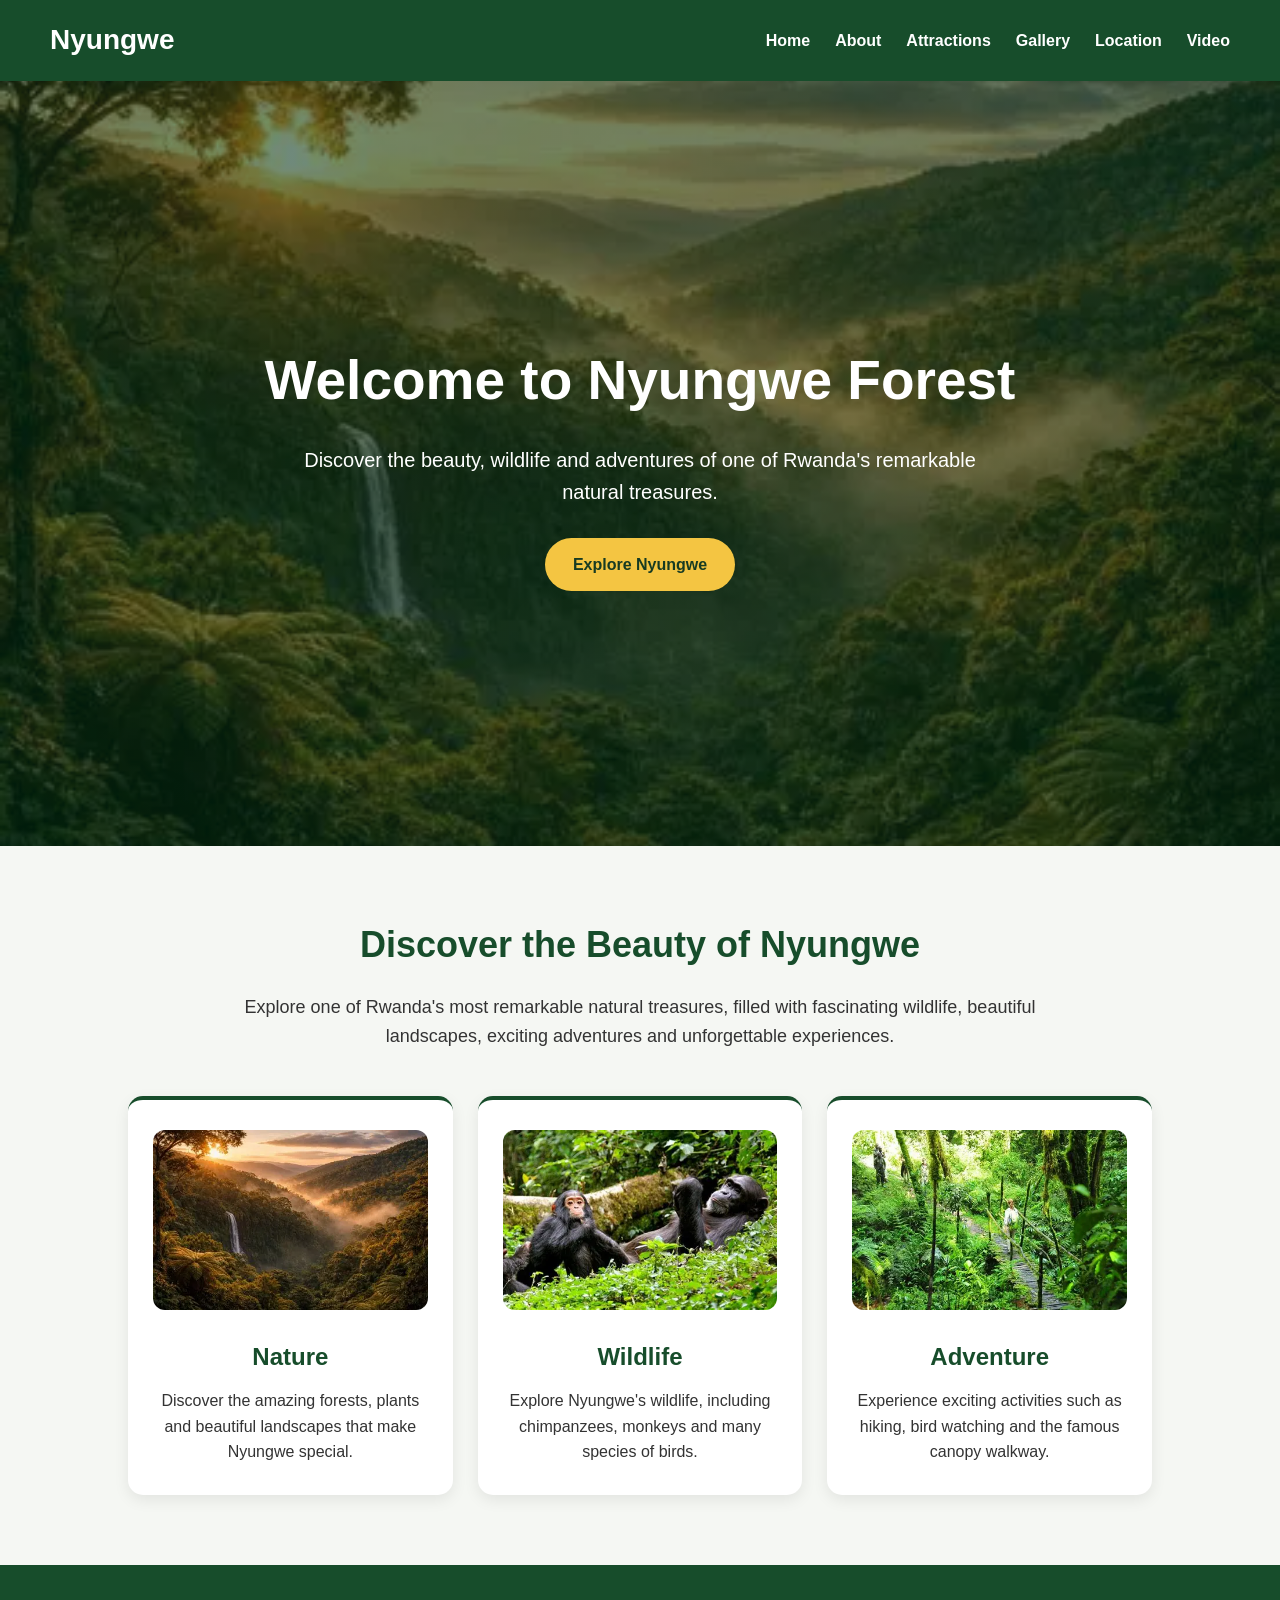
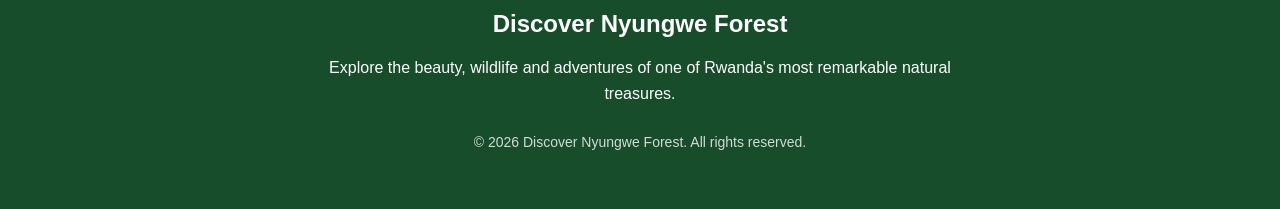
<file: index.html>
<!DOCTYPE html>
<html lang="en">

<head>
    <meta charset="UTF-8">
    <meta name="viewport" content="width=device-width, initial-scale=1.0">

    <title>Discover Nyungwe Forest</title>

    <link rel="stylesheet" href="style.css">
</head>

<body>

    <!-- NAVIGATION BAR -->
    <nav class="navbar">

        <div class="logo">Nyungwe</div>

        <ul class="nav-links">
            <li><a href="index.html">Home</a></li>
            <li><a href="about.html">About</a></li>
            <li><a href="attractions.html">Attractions</a></li>
            <li><a href="gallery.html">Gallery</a></li>
            <li><a href="location.html">Location</a></li>
            <li><a href="video.html">Video</a></li>
        </ul>

    </nav>


    <!-- HERO SECTION -->
    <section class="hero">

        <h1>Welcome to Nyungwe Forest</h1>

        <p>
            Discover the beauty, wildlife and adventures
            of one of Rwanda's remarkable natural treasures.
        </p>

        <a href="about.html" class="button">
            Explore Nyungwe
        </a>

    </section>


    <!-- INTRODUCTION -->
    
<section class="section">
    <h2>Discover the Beauty of Nyungwe</h2>

    <p>
        Explore one of Rwanda's most remarkable natural treasures,
        filled with fascinating wildlife, beautiful landscapes,
        exciting adventures and unforgettable experiences.
    </p>

    <div class="feature-container">

        <div class="feature-card">
            
           <img src="images/forest.jpg" alt="Nyungwe Forest">

            <h3>Nature</h3>
            <p>
                Discover the amazing forests, plants and beautiful
                landscapes that make Nyungwe special.
            </p>
        </div>

        <div class="feature-card">
         
            <img src="images/chimpanzee.jpg" alt="Chimpanzee in Nyungwe">

            <h3>Wildlife</h3>
            <p>
                Explore Nyungwe's wildlife, including chimpanzees,
                monkeys and many species of birds.
            </p>
        </div>

        <div class="feature-card">
            
             <img src="images/hiking.jpg" alt="Hiking in Nyungwe">
             
            <h3>Adventure</h3>
            <p>
                Experience exciting activities such as hiking,
                bird watching and the famous canopy walkway.
            </p>
        </div>

    </div>
</section>


    <!-- FOOTER -->

  <footer>
    <h3>Discover Nyungwe Forest</h3>

    <p>
        Explore the beauty, wildlife and adventures of one of Rwanda's
        most remarkable natural treasures.
    </p>

    <p class="copyright">
        © 2026 Discover Nyungwe Forest. All rights reserved.
    </p>
</footer>  

</body>

</html>
</file>
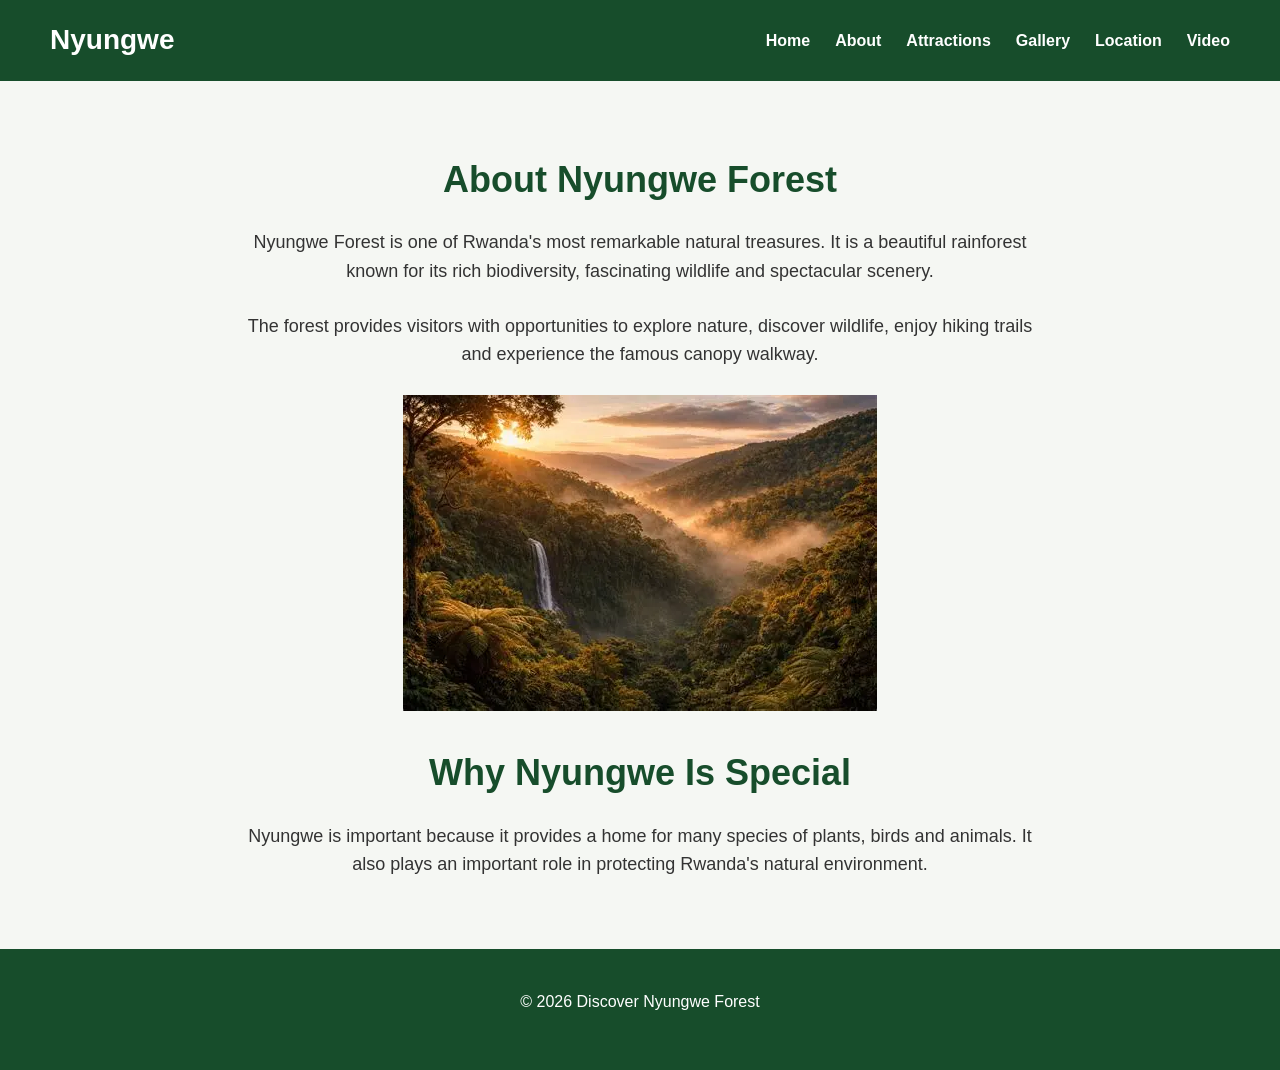
<file: about.html>
<!DOCTYPE html>
<html lang="en">

<head>
    <meta charset="UTF-8">
    <meta name="viewport" content="width=device-width, initial-scale=1.0">

    <title>About Nyungwe Forest</title>

    <link rel="stylesheet" href="style.css">
</head>

<body>

    <!-- NAVIGATION BAR -->
    <nav class="navbar">

        <div class="logo">Nyungwe</div>

        <ul class="nav-links">
            <li><a href="index.html">Home</a></li>
            <li><a href="about.html">About</a></li>
            <li><a href="attractions.html">Attractions</a></li>
            <li><a href="gallery.html">Gallery</a></li>
            <li><a href="location.html">Location</a></li>
            <li><a href="video.html">Video</a></li>
        </ul>

    </nav>


    <!-- ABOUT SECTION -->
    <section class="section">

        <h1>About Nyungwe Forest</h1>

        <p>
            Nyungwe Forest is one of Rwanda's most remarkable natural
            treasures. It is a beautiful rainforest known for its rich
            biodiversity, fascinating wildlife and spectacular scenery.
        </p>

        <br>

        <p>
            The forest provides visitors with opportunities to explore
            nature, discover wildlife, enjoy hiking trails and experience
            the famous canopy walkway.
        </p>

        <br>

        <img src="images/forest.jpg"
             alt="Beautiful Nyungwe Forest"
             class="about-image">

        <br><br>

        <h2>Why Nyungwe Is Special</h2>

        <p>
            Nyungwe is important because it provides a home for many
            species of plants, birds and animals. It also plays an
            important role in protecting Rwanda's natural environment.
        </p>

    </section>


    <!-- FOOTER -->
    <footer>

        <p>© 2026 Discover Nyungwe Forest</p>

    </footer>

</body>

</html>
</file>
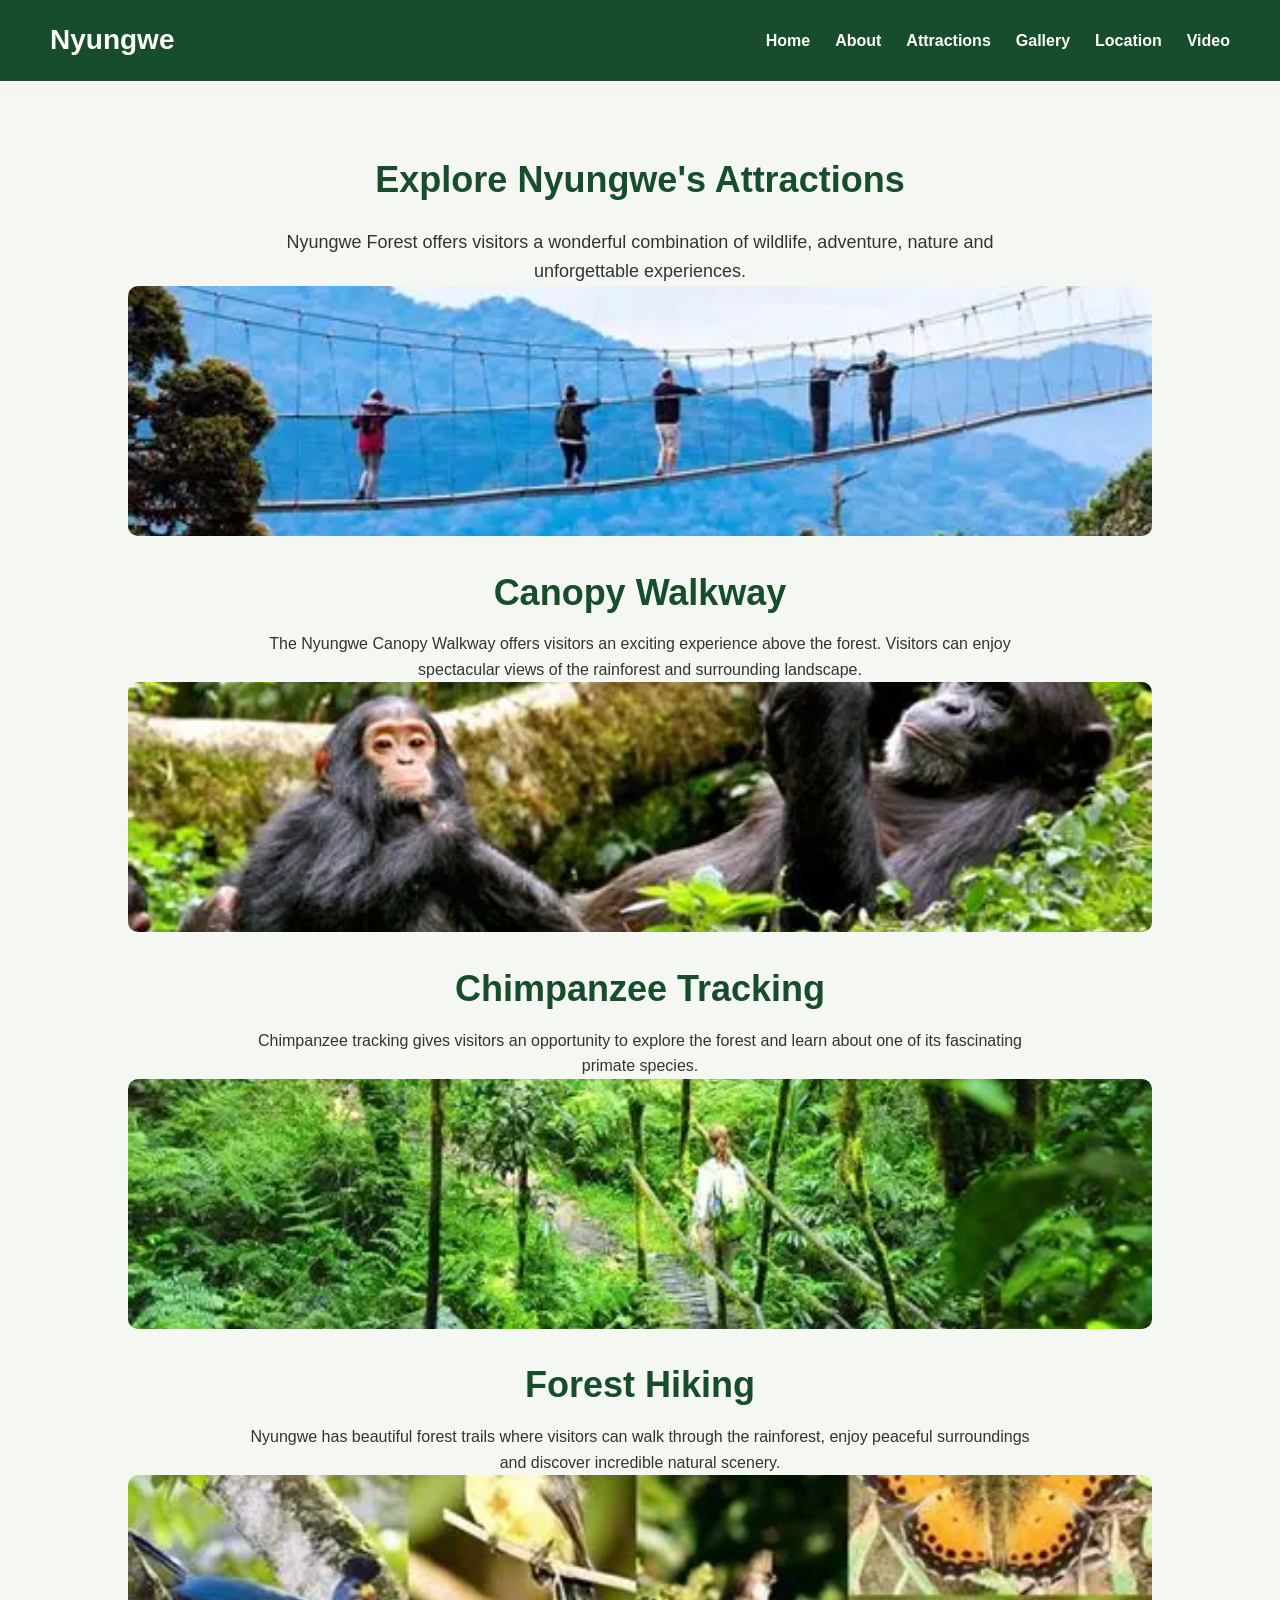
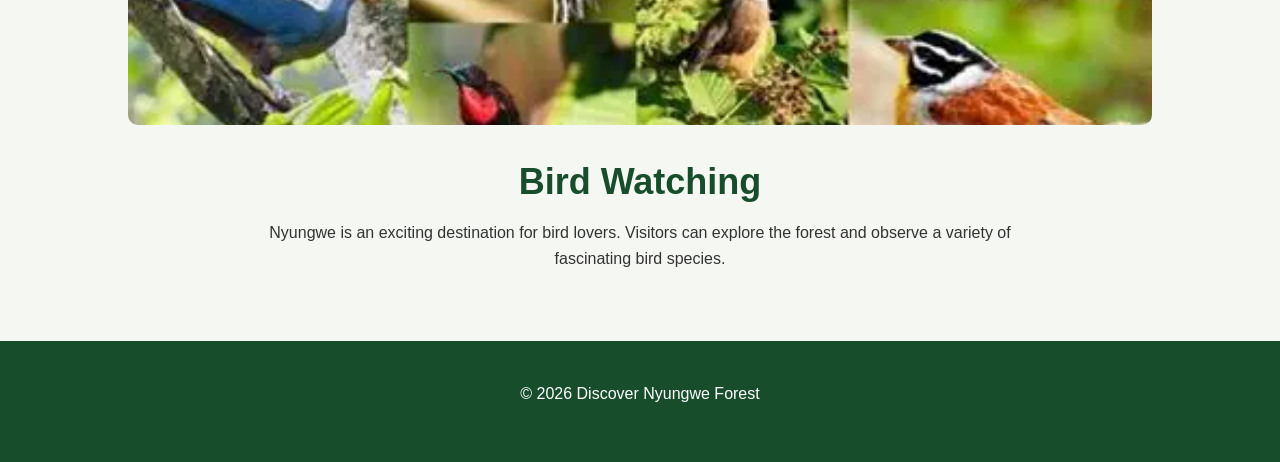
<file: attractions.html>
<!DOCTYPE html>
<html lang="en">

<head>
    <meta charset="UTF-8">
    <meta name="viewport" content="width=device-width, initial-scale=1.0">

    <title>Nyungwe Attractions</title>

    <link rel="stylesheet" href="style.css">
</head>

<body>

    <!-- NAVIGATION BAR -->
    <nav class="navbar">

        <div class="logo">Nyungwe</div>

        <ul class="nav-links">
            <li><a href="index.html">Home</a></li>
            <li><a href="about.html">About</a></li>
            <li><a href="attractions.html">Attractions</a></li>
            <li><a href="gallery.html">Gallery</a></li>
            <li><a href="location.html">Location</a></li>
            <li><a href="video.html">Video</a></li>
        </ul>

    </nav>


    <!-- ATTRACTIONS -->
    <section class="section">

        <h1>Explore Nyungwe's Attractions</h1>

        <p>
            Nyungwe Forest offers visitors a wonderful combination
            of wildlife, adventure, nature and unforgettable experiences.
        </p>


        <!-- CANOPY WALKWAY -->
        <div class="attraction-card">

            <img src="images/canopy.jpg"
                 alt="Nyungwe Canopy Walkway">

            <h2>Canopy Walkway</h2>

            <p>
                The Nyungwe Canopy Walkway offers visitors an exciting
                experience above the forest. Visitors can enjoy
                spectacular views of the rainforest and surrounding
                landscape.
            </p>

        </div>


        <!-- CHIMPANZEE TRACKING -->
        <div class="attraction-card">

            <img src="images/chimpanzee.jpg"
                 alt="Chimpanzee in Nyungwe Forest">

            <h2>Chimpanzee Tracking</h2>

            <p>
                Chimpanzee tracking gives visitors an opportunity to
                explore the forest and learn about one of its fascinating
                primate species.
            </p>

        </div>


        <!-- HIKING -->
        <div class="attraction-card">

            <img src="images/hiking.jpg"
                 alt="Hiking in Nyungwe Forest">

            <h2>Forest Hiking</h2>

            <p>
                Nyungwe has beautiful forest trails where visitors can
                walk through the rainforest, enjoy peaceful surroundings
                and discover incredible natural scenery.
            </p>

        </div>


        <!-- BIRD WATCHING -->
        <div class="attraction-card">

            <img src="images/birds.jpg"
                 alt="Bird watching in Nyungwe Forest">

            <h2>Bird Watching</h2>

            <p>
                Nyungwe is an exciting destination for bird lovers.
                Visitors can explore the forest and observe a variety
                of fascinating bird species.
            </p>

        </div>

    </section>


    <!-- FOOTER -->
    <footer>

        <p>© 2026 Discover Nyungwe Forest</p>

    </footer>

</body>

</html>
</file>
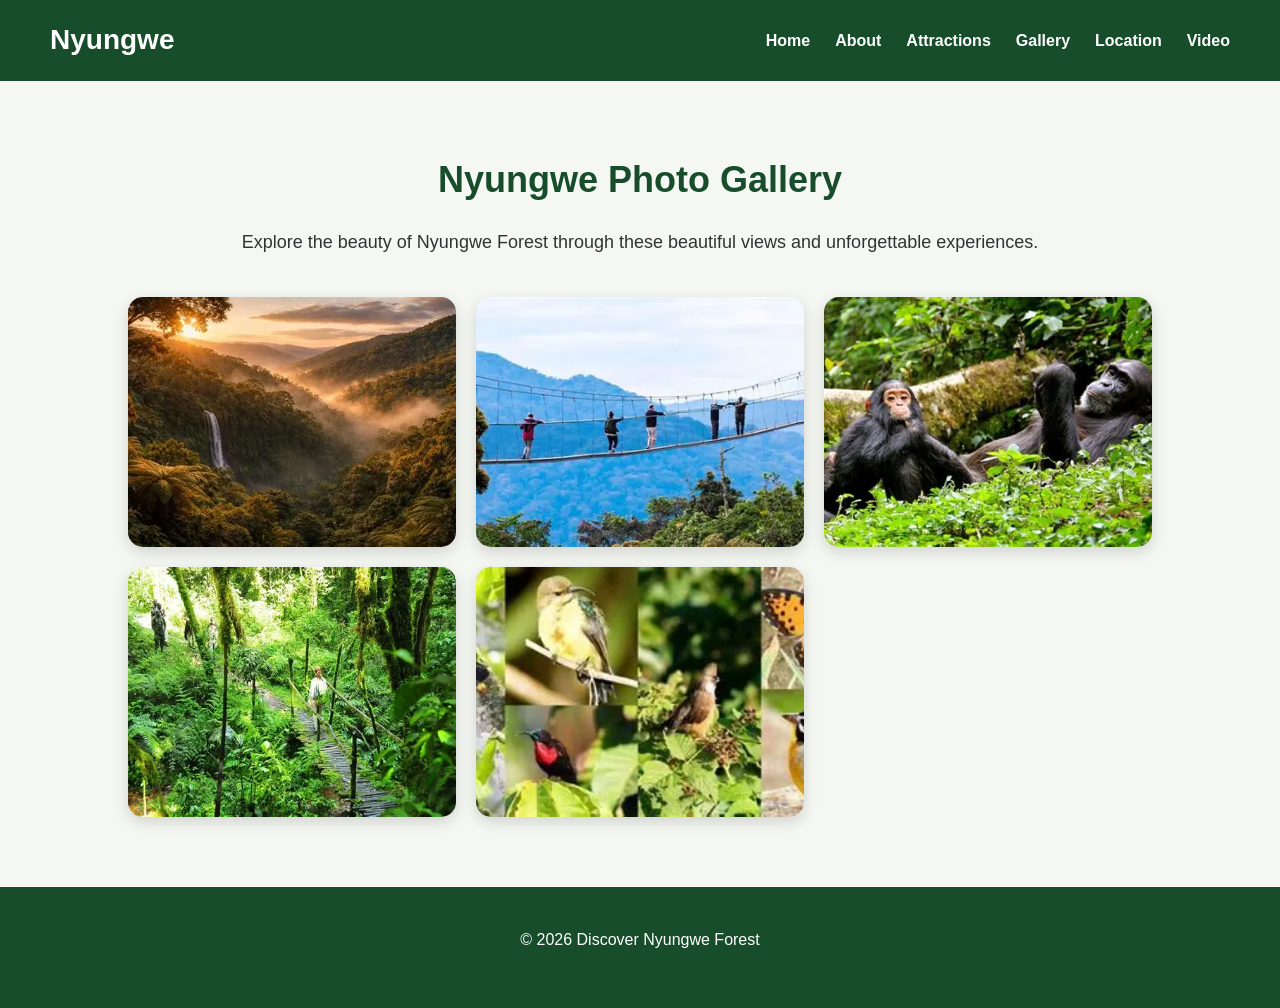
<file: gallery.html>
<!DOCTYPE html>
<html lang="en">

<head>
    <meta charset="UTF-8">
    <meta name="viewport" content="width=device-width, initial-scale=1.0">

    <title>Nyungwe Gallery</title>

    <link rel="stylesheet" href="style.css">
</head>

<body>

    <!-- NAVIGATION BAR -->
    <nav class="navbar">

        <div class="logo">Nyungwe</div>

        <ul class="nav-links">
            <li><a href="index.html">Home</a></li>
            <li><a href="about.html">About</a></li>
            <li><a href="attractions.html">Attractions</a></li>
            <li><a href="gallery.html">Gallery</a></li>
            <li><a href="location.html">Location</a></li>
            <li><a href="video.html">Video</a></li>
        </ul>

    </nav>


    <!-- GALLERY -->
    <section class="section gallery-section">

        <h1>Nyungwe Photo Gallery</h1>

        <p class="section-intro">
            Explore the beauty of Nyungwe Forest through these
            beautiful views and unforgettable experiences.
        </p>

        <div class="gallery-container">

            <img src="images/forest.jpg"
                 alt="Nyungwe Forest">

            <img src="images/canopy.jpg"
                 alt="Nyungwe Canopy Walkway">

            <img src="images/chimpanzee.jpg"
                 alt="Chimpanzee in Nyungwe Forest">

            <img src="images/hiking.jpg"
                 alt="Hiking in Nyungwe Forest">

            <img src="images/birds.jpg"
                 alt="Bird watching in Nyungwe Forest">

        </div>

    </section>


    <!-- FOOTER -->
    <footer>

        <p>© 2026 Discover Nyungwe Forest</p>

    </footer>

<script src="script.js"></script>

</body>

</html>
</file>
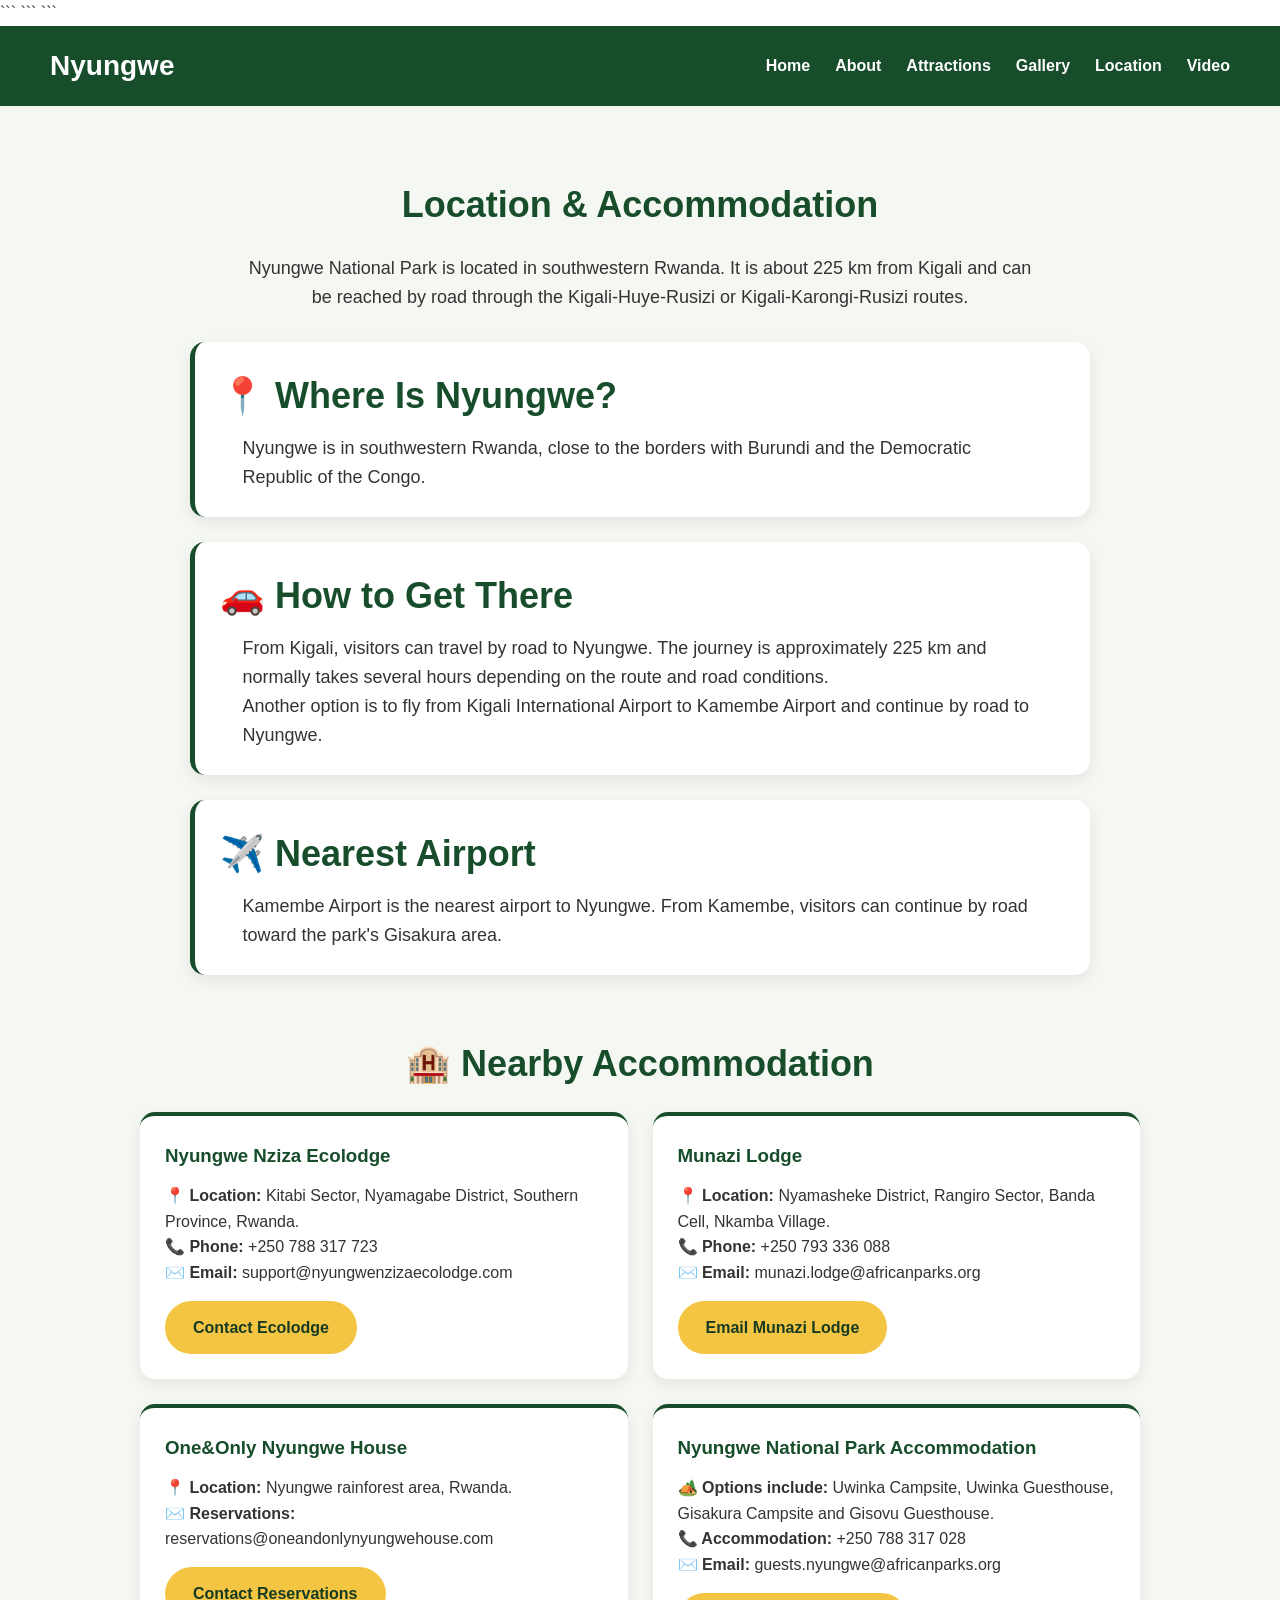
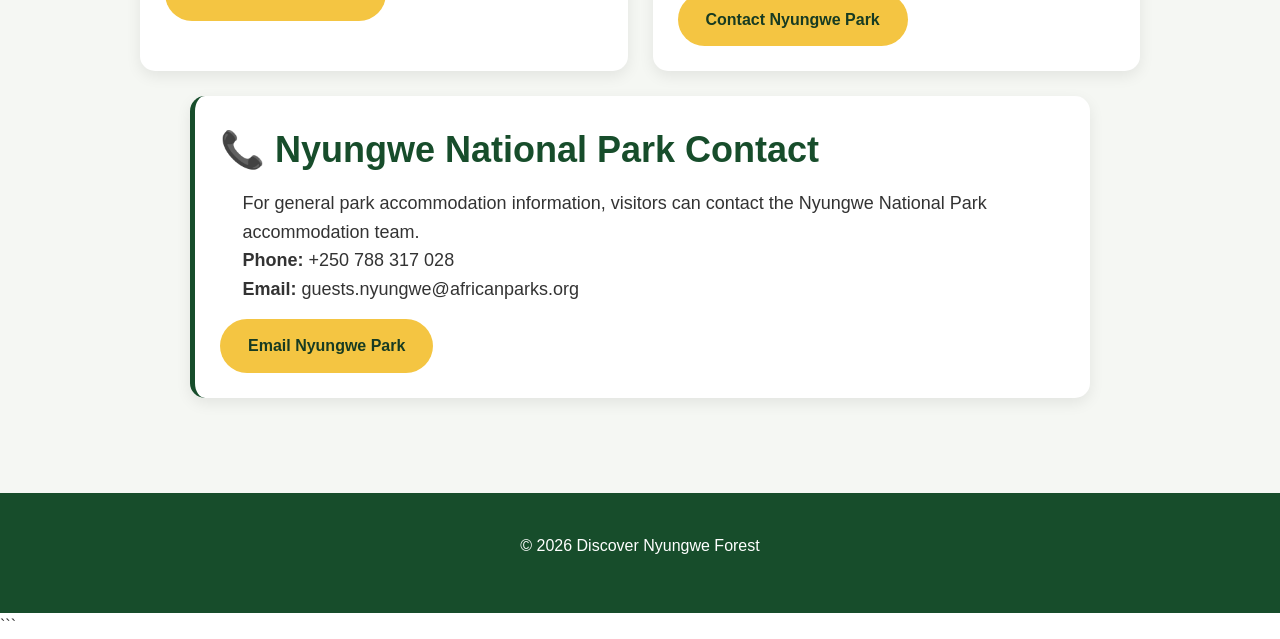
<file: location.html>
<!DOCTYPE html>

<html lang="en">

<head>
    <meta charset="UTF-8">
    <meta name="viewport" content="width=device-width, initial-scale=1.0">

```
<title>Nyungwe Location</title>

<link rel="stylesheet" href="style.css">
```

</head>

<body>

```
<!-- NAVIGATION BAR -->
<nav class="navbar">

    <div class="logo">Nyungwe</div>

    <ul class="nav-links">
        <li><a href="index.html">Home</a></li>
        <li><a href="about.html">About</a></li>
        <li><a href="attractions.html">Attractions</a></li>
        <li><a href="gallery.html">Gallery</a></li>
        <li><a href="location.html">Location</a></li>
        <li><a href="video.html">Video</a></li>
    </ul>

</nav>


<!-- LOCATION -->
<section class="section location-section">

    <h1>Location & Accommodation</h1>

    <p>
        Nyungwe National Park is located in southwestern Rwanda.
        It is about 225 km from Kigali and can be reached by road
        through the Kigali-Huye-Rusizi or Kigali-Karongi-Rusizi routes.
    </p>

    <div class="location-card">

        <h2>📍 Where Is Nyungwe?</h2>

        <p>
            Nyungwe is in southwestern Rwanda, close to the borders
            with Burundi and the Democratic Republic of the Congo.
        </p>

    </div>


    <div class="location-card">

        <h2>🚗 How to Get There</h2>

        <p>
            From Kigali, visitors can travel by road to Nyungwe.
            The journey is approximately 225 km and normally takes
            several hours depending on the route and road conditions.
        </p>

        <p>
            Another option is to fly from Kigali International Airport
            to Kamembe Airport and continue by road to Nyungwe.
        </p>

    </div>


    <div class="location-card">

        <h2>✈️ Nearest Airport</h2>

        <p>
            Kamembe Airport is the nearest airport to Nyungwe.
            From Kamembe, visitors can continue by road toward the
            park's Gisakura area.
        </p>

    </div>


    <!-- ACCOMMODATION -->
    <h2 class="accommodation-title">
        🏨 Nearby Accommodation
    </h2>


    <div class="hotel-container">


        <!-- NYUNGWE NZIZA ECOLODGE -->
        <div class="hotel-card">

            <h3>Nyungwe Nziza Ecolodge</h3>

            <p>
                <strong>📍 Location:</strong>
                Kitabi Sector, Nyamagabe District,
                Southern Province, Rwanda.
            </p>

            <p>
                <strong>📞 Phone:</strong>
                +250 788 317 723
            </p>

            <p>
                <strong>✉️ Email:</strong>
                support@nyungwenzizaecolodge.com
            </p>

            <a href="mailto:support@nyungwenzizaecolodge.com"
               class="button">
                Contact Ecolodge
            </a>

        </div>


        <!-- MUNAZI LODGE -->
        <div class="hotel-card">

            <h3>Munazi Lodge</h3>

            <p>
                <strong>📍 Location:</strong>
                Nyamasheke District, Rangiro Sector,
                Banda Cell, Nkamba Village.
            </p>

            <p>
                <strong>📞 Phone:</strong>
                +250 793 336 088
            </p>

            <p>
                <strong>✉️ Email:</strong>
                munazi.lodge@africanparks.org
            </p>

            <a href="mailto:munazi.lodge@africanparks.org"
               class="button">
                Email Munazi Lodge
            </a>

        </div>


        <!-- ONE&ONLY NYUNGWE HOUSE -->
        <div class="hotel-card">

            <h3>One&Only Nyungwe House</h3>

            <p>
                <strong>📍 Location:</strong>
                Nyungwe rainforest area, Rwanda.
            </p>

            <p>
                <strong>✉️ Reservations:</strong>
                reservations@oneandonlynyungwehouse.com
            </p>

            <a href="mailto:reservations@oneandonlynyungwehouse.com"
               class="button">
                Contact Reservations
            </a>

        </div>


        <!-- NYUNGWE NATIONAL PARK ACCOMMODATION -->
        <div class="hotel-card">

            <h3>Nyungwe National Park Accommodation</h3>

            <p>
                <strong>🏕️ Options include:</strong>
                Uwinka Campsite, Uwinka Guesthouse,
                Gisakura Campsite and Gisovu Guesthouse.
            </p>

            <p>
                <strong>📞 Accommodation:</strong>
                +250 788 317 028
            </p>

            <p>
                <strong>✉️ Email:</strong>
                guests.nyungwe@africanparks.org
            </p>

            <a href="mailto:guests.nyungwe@africanparks.org"
               class="button">
                Contact Nyungwe Park
            </a>

        </div>

    </div>


    <!-- GENERAL PARK CONTACT -->
    <div class="location-card">

        <h2>📞 Nyungwe National Park Contact</h2>

        <p>
            For general park accommodation information, visitors
            can contact the Nyungwe National Park accommodation team.
        </p>

        <p>
            <strong>Phone:</strong>
            +250 788 317 028
        </p>

        <p>
            <strong>Email:</strong>
            guests.nyungwe@africanparks.org
        </p>

        <a href="mailto:guests.nyungwe@africanparks.org"
           class="button">
            Email Nyungwe Park
        </a>

    </div>

</section>


<!-- FOOTER -->
<footer>

    <p>© 2026 Discover Nyungwe Forest</p>

</footer>
```

</body>

</html>
</file>
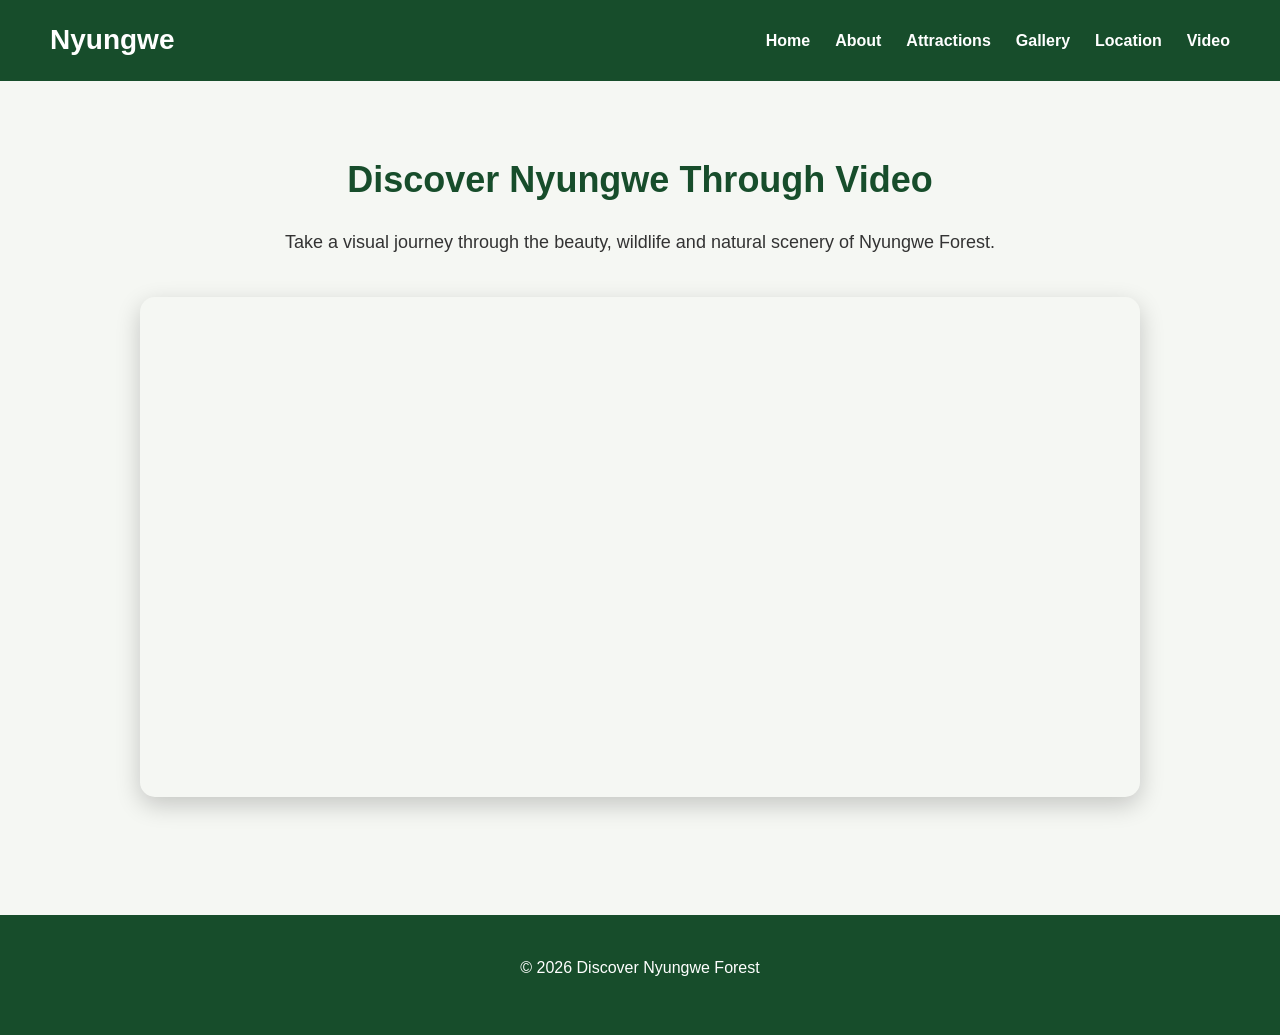
<file: video.html>
<!DOCTYPE html>
<html lang="en">

<head>
    <meta charset="UTF-8">
    <meta name="viewport" content="width=device-width, initial-scale=1.0">

    <title>Nyungwe Video</title>

    <link rel="stylesheet" href="style.css">
</head>

<body>

    <!-- NAVIGATION BAR -->
    <nav class="navbar">

        <div class="logo">Nyungwe</div>

        <ul class="nav-links">
            <li><a href="index.html">Home</a></li>
            <li><a href="about.html">About</a></li>
            <li><a href="attractions.html">Attractions</a></li>
            <li><a href="gallery.html">Gallery</a></li>
            <li><a href="location.html">Location</a></li>
            <li><a href="video.html">Video</a></li>
        </ul>

    </nav>


    <!-- VIDEO SECTION -->
    <section class="section video-section">

        <h1>Discover Nyungwe Through Video</h1>

        <p class="section-intro">
            Take a visual journey through the beauty, wildlife
            and natural scenery of Nyungwe Forest.
        </p>

        <div class="video-container">

              <iframe

    width="100%"
        height="500"
        src="https://www.youtube.com/embed/_WqB-eYfuC0"
        title="The Beauty of Nyungwe National Park"
        frameborder="0"
        allow="accelerometer; autoplay; clipboard-write; encrypted-media; gyroscope; picture-in-picture"
        allowfullscreen>
    </iframe>

        </div>

    </section>


    <!-- FOOTER -->
    <footer>

        <p>© 2026 Discover Nyungwe Forest</p>

    </footer>

</body>

</html>
</file>
<file: style.css>
* {
    margin: 0;
    padding: 0;
    box-sizing: border-box;
}

html {
    scroll-behavior: smooth;
}

body {
    font-family: Arial, sans-serif;
    line-height: 1.6;
    color: #333;
}

/* NAVIGATION BAR */

.navbar {
    background-color: #174d2b;
    color: white;
    display: flex;
    justify-content: space-between;
    align-items: center;
    padding: 18px 50px;
    position: sticky;
    top: 0;
    z-index: 1000;
}

.logo {
    font-size: 28px;
    font-weight: bold;
}

.nav-links {
    list-style: none;
    display: flex;
    gap: 25px;
}

.nav-links a {
    color: white;
    text-decoration: none;
    font-size: 16px;
    font-weight: bold;
}

.nav-links a:hover {
    color: #f4c542;
}

/* HERO */

.hero {
    min-height: 85vh;
    display: flex;
    flex-direction: column;
    justify-content: center;
    align-items: center;
    text-align: center;
    padding: 40px 20px;

    background:
        linear-gradient(
            rgba(0, 50, 20, 0.55),
            rgba(0, 50, 20, 0.55)
        ),
        url("images/forest.jpg");

    background-size: cover;
    background-position: center;

    color: white;
}

.hero h1 {
    font-size: 55px;
    margin-bottom: 20px;
}

.hero p {
    font-size: 20px;
    max-width: 700px;
    margin-bottom: 30px;
}

/* BUTTON */

.button {
    display: inline-block;
    background-color: #f4c542;
    color: #173b22;
    padding: 14px 28px;
    text-decoration: none;
    border-radius: 30px;
    font-weight: bold;
}

.button:hover {
    background-color: white;
}

/* SECTIONS */

.section {
    padding: 70px 10%;
    text-align: center;
    background-color: #f5f7f3;
}

.section h1,
.section h2 {
    color: #174d2b;
    font-size: 36px;
    margin-bottom: 20px;
}

.section p {
    max-width: 800px;
    margin: auto;
    font-size: 18px;
}

/* FOOTER */

/* FOOTER */

footer {
    background-color: #174d2b;
    color: white;
    text-align: center;
    padding: 40px 20px;
}

footer h3 {
    font-size: 24px;
    margin-bottom: 12px;
}

footer p {
    max-width: 650px;
    margin: 0 auto 15px;
    font-size: 16px;
    line-height: 1.6;
}

footer .copyright {
    font-size: 14px;
    margin-top: 25px;
    opacity: 0.8;
}
}/* ATTRACTIONS */

.attraction-card {
    max-width: 900px;
    margin: 40px auto;
    padding: 25px;
    background-color: white;
    border-radius: 15px;
    text-align: left;
    border-left: 5px solid #174d2b;
    box-shadow: 0 5px 15px rgba(0, 0, 0, 0.1);
}

.attraction-card img {
    width: 100%;
    height: 250px;
    object-fit: cover;
    border-radius: 10px;
    margin-bottom: 20px;
}

.attraction-card h2 {
    color: #174d2b;
    margin-bottom: 10px;
}

.attraction-card p {
    font-size: 16px;
}/* GALLERY */

.gallery-section {
    background-color: #f5f7f3;
}

.section-intro {
    margin-bottom: 40px;
}

.gallery-container {
    max-width: 1100px;
    margin: 40px auto 0;
    display: grid;
    grid-template-columns: repeat(3, 1fr);
    gap: 20px;
}

.gallery-container img {
    width: 100%;
    height: 250px;
    object-fit: cover;
    border-radius: 15px;
    box-shadow: 0 5px 15px rgba(0, 0, 0, 0.15);
    transition: transform 0.3s ease;
}

.gallery-container img:hover {
    transform: scale(1.05);
}/* LOCATION */

.location-section {
    background-color: #f5f7f3;
}

.location-section > p {
    max-width: 800px;
    margin: 0 auto 30px;
}

.location-card {
    max-width: 900px;
    margin: 25px auto;
    padding: 25px;
    background-color: white;
    border-radius: 15px;
    text-align: left;
    border-left: 5px solid #174d2b;
    box-shadow: 0 5px 15px rgba(0, 0, 0, 0.08);
}

.location-card h2 {
    color: #174d2b;
    margin-bottom: 10px;
}

.accommodation-title {
    color: #174d2b;
    margin-top: 60px;
    margin-bottom: 30px;
}

.hotel-container {
    max-width: 1000px;
    margin: auto;
    display: grid;
    grid-template-columns: repeat(2, 1fr);
    gap: 25px;
}

.hotel-card {
    background-color: white;
    padding: 25px;
    border-radius: 15px;
    text-align: left;
    box-shadow: 0 5px 15px rgba(0, 0, 0, 0.08);
    border-top: 4px solid #174d2b;
}

.hotel-card h3 {
    color: #174d2b;
    margin-bottom: 12px;
}

.hotel-card p {
    font-size: 16px;
}/* LOCATION CONTACT BUTTONS */

.hotel-card .button,
.location-card .button {
    margin-top: 15px;
    display: inline-block;
}

/* IMPROVE HOTEL CARDS */

.hotel-card {
    transition: transform 0.3s ease, box-shadow 0.3s ease;
}

.hotel-card:hover {
    transform: translateY(-5px);
    box-shadow: 0 10px 25px rgba(0, 0, 0, 0.15);
}/* VIDEO */

.video-section {
    background-color: #f5f7f3;
}

.video-container {
    max-width: 1000px;
    margin: 40px auto;
}

.video-container iframe {
    width: 100%;
    height: 500px;
    border: none;
    border-radius: 15px;
    box-shadow: 0 8px 25px rgba(0, 0, 0, 0.2);
}/* RESPONSIVE DESIGN */

@media (max-width: 768px) {

    .navbar {
        flex-direction: column;
        padding: 15px 20px;
    }

    .nav-links {
        flex-wrap: wrap;
        justify-content: center;
        gap: 12px;
        margin-top: 10px;
    }

    .nav-links a {
        font-size: 14px;
    }

    .hero h1 {
        font-size: 38px;
    }

    .hero p {
        font-size: 17px;
    }

    .section {
        padding: 50px 5%;
    }

    .section h1,
    .section h2 {
        font-size: 28px;
    }

    .gallery-container {
        grid-template-columns: 1fr;
    }

    .hotel-container {
        grid-template-columns: 1fr;
    }

    .video-container iframe {
        height: 300px;
    }
}/* IMAGE POPUP */

.image-popup {
    position: fixed;
    top: 0;
    left: 0;
    width: 100%;
    height: 100%;
    background-color: rgba(0, 0, 0, 0.85);
    display: flex;
    justify-content: center;
    align-items: center;
    z-index: 2000;
    padding: 30px;
}

.image-popup img {
    max-width: 90%;
    max-height: 85%;
    object-fit: contain;
    border-radius: 10px;
    box-shadow: 0 10px 40px rgba(0, 0, 0, 0.5);
}

.close-popup {
    position: absolute;
    top: 20px;
    right: 35px;
    color: white;
    font-size: 45px;
    font-weight: bold;
    cursor: pointer;
}

.close-popup:hover {
    color: #f4c542;
}/* FEATURE CARDS */

.feature-container {
    max-width: 1100px;
    margin: 45px auto 0;
    display: grid;
    grid-template-columns: repeat(3, 1fr);
    gap: 25px;
}

.feature-card {
    background-color: white;
    padding: 30px 25px;
    border-radius: 15px;
    text-align: center;
    box-shadow: 0 5px 15px rgba(0, 0, 0, 0.08);
    border-top: 4px solid #174d2b;
    transition: transform 0.3s ease, box-shadow 0.3s ease;
}

.feature-card:hover {
    transform: translateY(-8px);
    box-shadow: 0 10px 25px rgba(0, 0, 0, 0.15);
}

.feature-icon {
    font-size: 45px;
    margin-bottom: 15px;
}

.feature-card h3 {
    color: #174d2b;
    font-size: 24px;
    margin-bottom: 12px;
}

.feature-card p {
    font-size: 16px;
    line-height: 1.6;
}.feature-card img {
    width: 100%;
    height: 180px;
    object-fit: cover;
    border-radius: 12px;
    margin-bottom: 20px;
}
</file>
